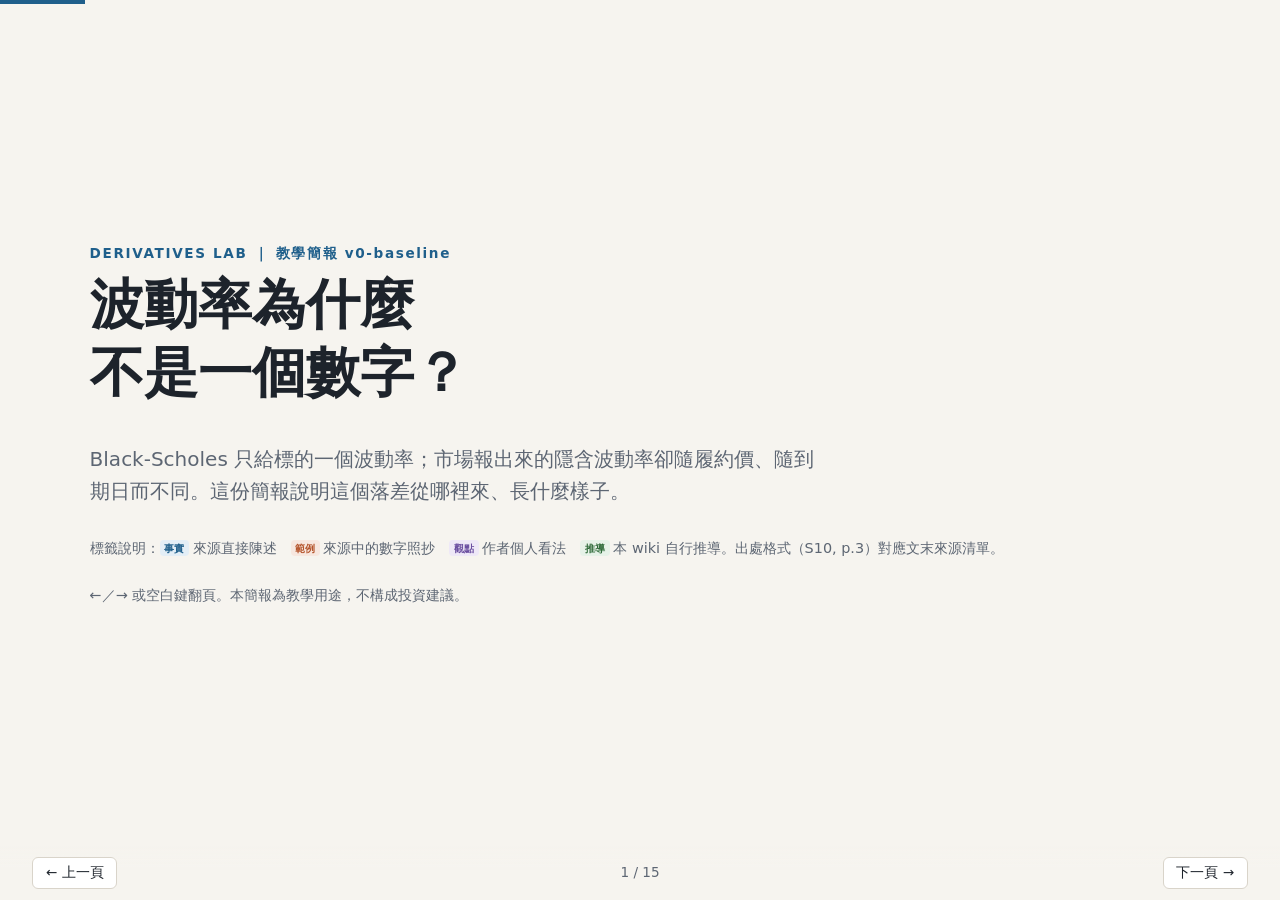
<file: runs/v0-baseline/index.html>
<!doctype html>
<html lang="zh-Hant">
<head>
<meta charset="utf-8">
<meta name="viewport" content="width=device-width, initial-scale=1">
<title>波動率為什麼不是一個數字？</title>
<style>
  :root {
    --bg: #f6f4ef;
    --card: #ffffff;
    --ink: #1d232b;
    --muted: #5d6673;
    --line: #d9d4ca;
    --accent: #1f5f8b;
    --accent-soft: #e3eef6;
    --warm: #b4532a;
    --warm-soft: #f7e7df;
    --opinion: #6b4fa0;
    --opinion-soft: #eee8f7;
  }
  * { box-sizing: border-box; }
  html, body { margin: 0; height: 100%; }
  body {
    background: var(--bg);
    color: var(--ink);
    font-family: "Noto Sans TC", "PingFang TC", "Microsoft JhengHei", system-ui, sans-serif;
    line-height: 1.6;
    overflow: hidden;
  }
  .deck { position: relative; width: 100vw; height: 100vh; }
  .slide {
    position: absolute; inset: 0;
    display: none;
    padding: 5vh 7vw 9vh;
    overflow-y: auto;
  }
  .slide.active { display: flex; flex-direction: column; }
  .kicker {
    font-size: 0.85rem; letter-spacing: .12em; color: var(--accent);
    font-weight: 700; margin-bottom: .4rem;
  }
  h1 { font-size: clamp(2rem, 4.6vw, 3.4rem); line-height: 1.25; margin: 0 0 1rem; }
  h2 { font-size: clamp(1.4rem, 2.8vw, 2.1rem); line-height: 1.3; margin: 0 0 1.2rem; }
  p, li { font-size: clamp(1rem, 1.55vw, 1.2rem); }
  ul { padding-left: 1.2em; margin: .2rem 0; }
  li { margin: .45rem 0; }
  .cite { color: var(--muted); font-size: .8em; white-space: nowrap; }
  .tag {
    display: inline-block; font-size: .72em; font-weight: 700;
    padding: 0 .45em; border-radius: 4px; margin-right: .35em; vertical-align: .1em;
  }
  .tag.fact { background: var(--accent-soft); color: var(--accent); }
  .tag.ex { background: var(--warm-soft); color: var(--warm); }
  .tag.op { background: var(--opinion-soft); color: var(--opinion); }
  .tag.dv { background: #e6f2e8; color: #2f6b3a; }
  .cols { display: grid; grid-template-columns: 1fr 1fr; gap: 3vw; align-items: start; flex: 1; }
  .cols.wide-right { grid-template-columns: 1fr 1.3fr; }
  .card {
    background: var(--card); border: 1px solid var(--line); border-radius: 10px;
    padding: 1.1rem 1.3rem;
  }
  .card h3 { margin: 0 0 .5rem; font-size: 1.05rem; color: var(--accent); }
  .big-q {
    font-size: clamp(1.3rem, 2.4vw, 1.8rem); font-weight: 700;
    border-left: 5px solid var(--warm); padding-left: 1rem; margin: 1rem 0;
  }
  blockquote {
    margin: .8rem 0; padding: .6rem 1rem; border-left: 4px solid var(--opinion);
    background: var(--opinion-soft); font-style: italic; border-radius: 0 6px 6px 0;
  }
  blockquote .cite { font-style: normal; }
  .flow { display: flex; align-items: center; gap: .8rem; flex-wrap: wrap; margin: 1rem 0; }
  .flow .box {
    background: var(--card); border: 1.5px solid var(--accent); border-radius: 8px;
    padding: .6rem 1rem; font-weight: 600; text-align: center;
  }
  .flow .box.hi { background: var(--accent); color: #fff; }
  .flow .arrow { font-size: 1.5rem; color: var(--muted); }
  .formula {
    font-family: "Cambria Math", "Times New Roman", serif; font-size: 1.15rem;
    background: var(--card); border: 1px dashed var(--line); padding: .6rem 1rem; border-radius: 6px;
    display: inline-block;
  }
  .note { color: var(--muted); font-size: .9rem; margin-top: .6rem; }
  .badge {
    display: inline-block; background: var(--warm); color: #fff; font-size: .78rem;
    padding: .1rem .55rem; border-radius: 999px; font-weight: 700;
  }
  svg text { font-family: inherit; }
  .chart-wrap { background: var(--card); border: 1px solid var(--line); border-radius: 10px; padding: .8rem; }
  .chart-wrap svg { width: 100%; height: auto; display: block; }
  .ctrl { display: flex; align-items: center; gap: .8rem; margin-top: .5rem; font-size: .95rem; }
  .ctrl input { flex: 1; }
  table.mini { border-collapse: collapse; width: 100%; font-size: .98rem; }
  table.mini th, table.mini td { border-bottom: 1px solid var(--line); padding: .45rem .5rem; text-align: left; }
  table.mini th { color: var(--muted); font-weight: 600; }
  .num { font-variant-numeric: tabular-nums; }
  .title-slide { justify-content: center; }
  .title-slide .sub { font-size: 1.25rem; color: var(--muted); max-width: 46rem; }
  .three { display: grid; grid-template-columns: repeat(3, 1fr); gap: 1.2rem; margin-top: 1rem; }
  .three .card .n { font-size: 2rem; font-weight: 800; color: var(--warm); line-height: 1; }
  footer.nav {
    position: fixed; left: 0; right: 0; bottom: 0; height: 6vh; min-height: 40px;
    display: flex; align-items: center; justify-content: space-between;
    padding: 0 2rem; font-size: .85rem; color: var(--muted);
    background: linear-gradient(transparent, var(--bg) 40%);
  }
  footer.nav button {
    background: var(--card); border: 1px solid var(--line); border-radius: 6px;
    padding: .25rem .8rem; cursor: pointer; font: inherit; color: var(--ink);
  }
  .progress { position: fixed; top: 0; left: 0; height: 4px; background: var(--accent); transition: width .25s; }
  @media (max-width: 760px) {
    body { overflow: auto; }
    .cols, .cols.wide-right, .three { grid-template-columns: 1fr; }
    .slide { padding: 4vh 16px 10vh; }
  }
  @media print {
    body { overflow: visible; }
    .slide { display: flex !important; position: relative; page-break-after: always; height: 100vh; }
    footer.nav, .progress { display: none; }
  }
</style>
</head>
<body>
<div class="progress" id="progress"></div>
<div class="deck" id="deck">

<!-- 1 -->
<section class="slide title-slide">
  <div class="kicker">DERIVATIVES LAB ｜ 教學簡報 v0-baseline</div>
  <h1>波動率為什麼<br>不是一個數字？</h1>
  <p class="sub">Black-Scholes 只給標的一個波動率；市場報出來的隱含波動率卻隨履約價、隨到期日而不同。這份簡報說明這個落差從哪裡來、長什麼樣子。</p>
  <p class="note">標籤說明：<span class="tag fact">事實</span>來源直接陳述　<span class="tag ex">範例</span>來源中的數字照抄　<span class="tag op">觀點</span>作者個人看法　<span class="tag dv">推導</span>本 wiki 自行推導。出處格式（S10, p.3）對應文末來源清單。</p>
  <p class="note">←／→ 或空白鍵翻頁。本簡報為教學用途，不構成投資建議。</p>
</section>

<!-- 2 -->
<section class="slide">
  <div class="kicker">01 ｜ 出發點</div>
  <h2>Black-Scholes 模型裡，波動率只有一個</h2>
  <div class="cols">
    <div>
      <p>模型用五個輸入算出歐式選擇權的理論價格：</p>
      <div class="flow">
        <div class="box">S 現價</div><div class="box">K 履約價</div><div class="box">T 到期時間</div><div class="box">r 利率</div><div class="box hi">σ 波動率</div>
      </div>
      <p class="formula">C = S·N(d₁) − K·e<sup>−rT</sup>·N(d₂)</p>
      <p class="note">F03，Black-Scholes call 價格（S12, p.19）</p>
      <p>S13 把 σ 以外的輸入稱為「已知參數」<span class="cite">（S13, p.18）</span>。</p>
    </div>
    <div class="card">
      <h3>模型的關鍵假設</h3>
      <ul>
        <li><span class="tag fact">事實</span>標的走理想化的連續布朗運動，<b>任何時候都只有一個固定的波動率</b>。<span class="cite">（S10, p.5）</span></li>
        <li><span class="tag fact">事實</span>在所有時間、所有價位都給標的同一個對數常態波動率。<span class="cite">（S10, p.3）</span></li>
        <li><span class="tag fact">事實</span>股價在任何時間、任何價位都以固定的局部波動率做對數常態演變。<span class="cite">（S11, p.1）</span></li>
      </ul>
    </div>
  </div>
</section>

<!-- 3 -->
<section class="slide">
  <div class="kicker">02 ｜ 隱含波動率</div>
  <h2>市場怎麼「看到」波動率？從價格反推</h2>
  <div class="flow">
    <div class="box">選擇權市價</div><div class="arrow">→</div>
    <div class="box">代入 BS 公式<br><small>（S, K, T, r 已知）</small></div><div class="arrow">→</div>
    <div class="box hi">讓公式 = 市價的那個 σ<br><small>隱含波動率</small></div>
  </div>
  <div class="cols">
    <ul>
      <li><span class="tag fact">事實</span>交易員報市價時，用的是「讓 Black-Scholes 公式算出的價值等於市價」的那個波動率，稱為隱含波動率（implied volatility）。<span class="cite">（S11, p.2）</span></li>
      <li><span class="tag fact">事實</span>本質上，隱含波動率是一種<b>報價的方式</b>。<span class="cite">（S11, p.2）</span></li>
      <li><span class="tag fact">事實</span>隱含波動率反映市場預期的標的波動率，是所有市場參與者的共識。<span class="cite">（S5, p.16）</span></li>
    </ul>
    <div class="card">
      <h3>和歷史波動率不同</h3>
      <ul>
        <li><span class="tag fact">事實</span>歷史波動率是過去的波動，是統計事實，不是預測。<span class="cite">（S5, p.15）</span></li>
        <li><span class="tag fact">事實</span>標的事後實現的波動率，不一定符合隱含波動率的預測。<span class="cite">（S1, p.27）</span></li>
        <li><span class="tag dv">推導</span>BS 的 vega 恆為正，價格隨 σ 嚴格遞增，所以一個市價只對應一個隱含波動率。<span class="cite">（F07；測試 C3-3）</span></li>
      </ul>
    </div>
  </div>
</section>

<!-- 4 -->
<section class="slide">
  <div class="kicker">03 ｜ 一個可以檢驗的預測</div>
  <h2>如果 Black-Scholes 是對的……</h2>
  <p class="big-q">同一檔股票、同一個到期日，<br>每一個履約價反推出來的隱含波動率都應該一樣。</p>
  <ul>
    <li><span class="tag fact">事實</span>如果 Black-Scholes 完全正確，同一檔股票、同一個到期日，所有履約價的隱含波動率都會相同。<span class="cite">（S13, p.18）</span></li>
    <li><span class="tag fact">事實</span>依照古典理論，隱含波動率應該與履約價、到期日無關；畫成曲面應該是<b>平的</b>。<span class="cite">（S10, p.1）</span></li>
    <li><span class="tag fact">事實</span>古典 Black-Scholes 模型預測的是一片沒有起伏的平台。<span class="cite">（S10, p.3）</span></li>
  </ul>
  <p class="note">下一頁：市場實際上給出的答案。</p>
</section>

<!-- 5 -->
<section class="slide">
  <div class="kicker">04 ｜ 第一個維度：履約價</div>
  <h2>實際上：隱含波動率隨履約價變動——微笑與偏斜</h2>
  <div class="cols wide-right">
    <div>
      <ul>
        <li><span class="tag fact">事實</span>實際上把隱含波動率看成履約價的函數時（「波動率微笑」），它並不是常數。<span class="cite">（S13, p.18）</span></li>
        <li><span class="tag ex">範例</span>S&amp;P 選擇權的隱含波動率，隨履約價不同，大約從 <b>14% 到 24%</b>。<span class="cite">（S10, p.3）</span></li>
        <li><span class="tag fact">事實</span>自 1987 年股災以來，指數選擇權中價外 put 的隱含波動率高於價外 call。<span class="cite">（S11, §Summary）</span></li>
        <li><span class="tag fact">事實</span>隱含波動率隨履約價升高而下降的不對稱，一般稱為 <b>skew（偏斜）</b>；指數的偏斜稱為「負」偏斜。<span class="cite">（S11, p.2；S10, p.3）</span></li>
        <li><span class="tag fact">事實</span>確切的形狀與幅度每天都在變，但不對稱一直存在。<span class="cite">（S11, p.2）</span></li>
      </ul>
    </div>
    <div class="chart-wrap">
      <svg id="smileChart" viewBox="0 0 560 360" role="img" aria-label="單一到期日的隱含波動率微笑（示意參數）"></svg>
      <div class="ctrl">
        <label for="tSlider">到期時間 t</label>
        <input type="range" id="tSlider" min="0.05" max="2" step="0.05" value="0.25">
        <span id="tLabel" class="num">0.25 年</span>
      </div>
      <p class="note"><span class="badge">示意參數</span> 以 SSVI（F12、F13）畫出：σ₀ = 0.20、ρ = −0.7、η = 1.0、γ = 0.5。不是市場數據，不對應任何特定市場或日期。</p>
    </div>
  </div>
</section>

<!-- 6 -->
<section class="slide">
  <div class="kicker">05 ｜ 歷史</div>
  <h2>偏斜不是一直都在：1987 年 10 月是分水嶺</h2>
  <div class="cols">
    <div class="card">
      <h3>股災之前</h3>
      <ul>
        <li><span class="tag fact">事實</span>1987 年 10 月股災之前，指數選擇權的波動率曲面相當平。<span class="cite">（S10, p.1）</span></li>
      </ul>
      <h3 style="margin-top:1rem">股災之後</h3>
      <ul>
        <li><span class="tag fact">事實</span>偏斜在 1987 年 10 月 19 日之前並不存在，之後才在全球各地的指數市場出現。<span class="cite">（S10, p.2）</span></li>
        <li><span class="tag fact">事實</span>Derman 記述，東京的交易員給他看 Nikkei 選擇權：三個月期、低履約價的隱含波動率遠高於高履約價。<span class="cite">（S10, p.2）</span></li>
      </ul>
    </div>
    <div class="card">
      <h3>來源中的實際觀察</h3>
      <ul>
        <li><span class="tag ex">範例</span>1993 年 5 月 5 日的 S&amp;P 500 指數選擇權（到期日固定為 44 天）：隱含波動率隨履約價升高而下降。<span class="cite">（S11, p.2）</span></li>
        <li><span class="tag ex">範例</span>1994 年 1 月 31 日的 S&amp;P 500 三月到期歐式選擇權（47 天）呈現同樣型態。<span class="cite">（S11, §Summary）</span></li>
      </ul>
      <p class="note">來源中的微笑圖沒有附數據表，所以本簡報不重畫這些歷史曲線。</p>
    </div>
  </div>
</section>

<!-- 7 -->
<section class="slide">
  <div class="kicker">06 ｜ 各市場</div>
  <h2>「微笑」的形狀因市場而異</h2>
  <div class="three">
    <div class="card"><h3>股價指數</h3><p>低履約價較高、高履約價較低——<b>負偏斜</b>；波動率與履約價反向變動。<span class="cite">（S10, p.3）</span></p></div>
    <div class="card"><h3>個股</h3><p>通常比指數<b>對稱</b>，更像一個笑容。<span class="cite">（S10, p.4）</span></p></div>
    <div class="card"><h3>外匯</h3><p>可以更對稱，兩種貨幣實力相當時尤其如此。「微笑」這個名稱就來自外匯市場。<span class="cite">（S10, p.4；p.3）</span></p></div>
  </div>
  <div class="three">
    <div class="card"><h3>黃金</h3><p>近年出現過<b>正偏斜</b>。<span class="cite">（S10, p.4）</span></p></div>
    <div class="card" style="grid-column: span 2"><h3>重點</h3><p>同樣叫「波動率」，不同市場、不同履約價給出不同的數字。只用一個 σ，描述不了這些形狀。</p></div>
  </div>
</section>

<!-- 8 -->
<section class="slide">
  <div class="kicker">07 ｜ 成因（觀點）</div>
  <h2>為什麼低履約價比較貴？Derman 的看法</h2>
  <div class="cols">
    <div>
      <p><b>背景事實</b></p>
      <ul>
        <li><span class="tag fact">事實</span>微笑最早是在 1987 年股災之後出現的。<span class="cite">（S10, p.3）</span></li>
        <li><span class="tag fact">事實</span>波動率與股市報酬呈負相關，這一點已有充分的文獻紀錄。<span class="cite">（S2, p.3）</span></li>
        <li><span class="tag fact">事實</span>微笑出現 15 年後，業界對哪個模型才正確仍然<b>沒有共識</b>。<span class="cite">（S10, p.1）</span></li>
      </ul>
    </div>
    <div>
      <p><b>Derman 認為</b>（作者觀點，非已證明的事實）</p>
      <ul>
        <li><span class="tag op">觀點</span>考慮到大盤單日暴跌 20% 以上的可能性，低履約價的 put 應該比高履約價的 call 值錢。<span class="cite">（S10, p.4）</span></li>
        <li><span class="tag op">觀點</span>隱含波動率最高的地方，很可能就是市場變動最會造成震撼的地方；對指數來說是下跌那一側。<span class="cite">（S10, p.4）</span></li>
        <li><span class="tag op">觀點</span>指數向下跳空的傾向大於向上，個股則較對稱，這或許是個股微笑較對稱的原因。<span class="cite">（S10, p.4）</span></li>
      </ul>
      <blockquote>"The smile is a sign of market sophistication." <span class="cite">— Derman（S10, p.5）</span></blockquote>
    </div>
  </div>
</section>

<!-- 9 -->
<section class="slide">
  <div class="kicker">08 ｜ 第二個維度：到期日</div>
  <h2>固定在價平、只改變到期時間：期限結構</h2>
  <div class="cols">
    <div>
      <ul>
        <li><span class="tag fact">事實</span>價平選擇權的隱含波動率隨到期時間的變化，稱為波動率的<b>期限結構</b>（term structure）。<span class="cite">（S11, p.2）</span></li>
        <li><span class="tag ex">範例</span>1993 年 5 月 5 日的 S&amp;P 500 指數選擇權：價平隱含波動率隨到期時間拉長而上升（價平 call 與 put 隱含波動率的平均）。<span class="cite">（S11, p.2）</span></li>
        <li><span class="tag fact">事實</span>S11 把 skew 與期限結構合稱為波動率「smile」。<span class="cite">（S11, p.2）</span></li>
      </ul>
      <p class="note">來源只提供「隨到期時間上升」這一個方向的範例，沒有說明期限結構為什麼有斜率。</p>
    </div>
    <div class="card">
      <h3>連 VIX 都要分兩個到期日算</h3>
      <p><span class="tag fact">事實</span>VIX 目標期限固定為 30 天，計算時選出「近期」與「次近期」兩組到期日，各自算一個變異數，再依 30 天加權平均、開根號、乘以 100。<span class="cite">（S2, p.4；p.6；p.14）</span></p>
      <table class="mini">
        <tr><th>Cboe 假設性範例</th><th>距到期</th><th>變異數</th></tr>
        <tr><td>近期</td><td class="num">24 天</td><td class="num">0.019233906</td></tr>
        <tr><td>次近期</td><td class="num">31 天</td><td class="num">0.019423884</td></tr>
      </table>
      <p class="note"><span class="tag ex">範例</span>兩個到期日算出的變異數不相等（S2, p.9；p.13）。最後 VIX = 100 × 0.13927842 = 13.93（S2, p.14）。</p>
    </div>
  </div>
</section>

<!-- 10 -->
<section class="slide">
  <div class="kicker">09 ｜ 兩個維度合起來</div>
  <h2>波動率曲面：高度是履約價與到期日的函數</h2>
  <div class="cols wide-right">
    <div>
      <ul>
        <li><span class="tag fact">事實</span>各個到期日都有類似但不完全相同的偏斜，所以業界開始說「隱含波動率曲面」。<span class="cite">（S10, p.3）</span></li>
        <li><span class="tag fact">事實</span>曲面會隨時間改變；形狀大致固定，但細節每一刻、每一天都在變。<span class="cite">（S10, p.1；p.3）</span></li>
        <li><span class="tag fact">事實</span>曲面可以看成一組切片（slice），每個到期日一條。<span class="cite">（S4, p.2；p.9）</span></li>
      </ul>
      <p class="formula">w(k, t) = σ<sub>BS</sub>²(k, t) · t，　k = ln(K / F<sub>t</sub>)</p>
      <p class="note">F10：總隱含變異數與 log-strike（S4, p.2）</p>
    </div>
    <div class="chart-wrap">
      <svg id="surfaceChart" viewBox="0 0 560 360" role="img" aria-label="多個到期日的隱含波動率切片（示意參數）"></svg>
      <p class="note"><span class="badge">示意參數</span> SSVI，參數同前頁。這組參數讓價平隱含波動率固定在 20%（價平期限結構是平的），所以差異只出現在價外：到期越短，偏斜越陡。</p>
    </div>
  </div>
</section>

<!-- 11 -->
<section class="slide">
  <div class="kicker">10 ｜ 曲面的限制</div>
  <h2>不是任何形狀都可以：曲面必須沒有套利</h2>
  <div class="cols">
    <div>
      <ul>
        <li><span class="tag fact">事實</span>沒有靜態套利的曲面，必須沒有<b>日曆價差套利</b>，而且每個切片都沒有<b>蝶式套利</b>。<span class="cite">（S4, p.3）</span></li>
        <li><span class="tag fact">事實</span>SVI 微笑有可能含有套利；對 raw SVI，很難找到能排除套利的精確參數條件。<span class="cite">（S4, p.1；p.5）</span></li>
        <li><span class="tag fact">事實</span>SSVI 是一類有封閉形式、可以保證沒有靜態套利的曲面。<span class="cite">（S4, p.24）</span></li>
      </ul>
    </div>
    <div class="card">
      <h3>本簡報示意曲面的檢查</h3>
      <p><span class="tag fact">事實</span>採用 F13 的 φ 時，只要 η(1 + |ρ|) ≤ 2，整張曲面就完全沒有靜態套利。<span class="cite">（S4, p.17）</span></p>
      <p class="formula">η(1 + |ρ|) = 1.0 × (1 + 0.7) = 1.7 ≤ 2</p>
      <p class="note">σ₀ 固定，θ<sub>t</sub> = σ₀²t 隨 t 遞增，符合 ∂<sub>t</sub>θ<sub>t</sub> ≥ 0 的要求（S4, p.16）。</p>
    </div>
  </div>
</section>

<!-- 12 -->
<section class="slide">
  <div class="kicker">11 ｜ 那 σ 到底是什麼？</div>
  <h2>隱含波動率是一種報價慣例，不是標的的「那個」波動率</h2>
  <div class="cols">
    <div>
      <ul>
        <li><span class="tag fact">事實</span>從 call 報價反推出來的分布，實際上並不完全是對數常態：<b>尾部太肥</b>。BS 的主要假設只是近似正確。<span class="cite">（S13, p.18）</span></li>
        <li><span class="tag fact">事實</span>每天的波動幅度並不固定，價格也可能大幅跳動。<span class="cite">（S13, p.19）</span></li>
        <li><span class="tag fact">事實</span>因為 BS 無法解釋微笑，交易部門開始改用更複雜的模型來評價與避險。<span class="cite">（S10, p.1）</span></li>
        <li><span class="tag fact">事實</span>估計隱含波動率的方法不只一種，不同方法可能得到不同的估計值。<span class="cite">（S1, p.27）</span></li>
      </ul>
    </div>
    <div>
      <ul>
        <li><span class="tag op">觀點</span>Derman 認為，應該把 BS 隱含波動率看成一種略嫌簡化的報價慣例。<span class="cite">（S10, p.5）</span></li>
        <li><span class="tag op">觀點</span>Derman 與 Kani 認為，用 BS 等價波動率報價或許方便，但用 BS 公式計算選擇權價格很可能是不正確的。<span class="cite">（S11, p.3）</span></li>
      </ul>
      <blockquote>"All financial models are wrong, or at best hold only for a little while…" <span class="cite">— Derman（S10, p.13）</span></blockquote>
    </div>
  </div>
</section>

<!-- 13 -->
<section class="slide">
  <div class="kicker">12 ｜ 常見誤解</div>
  <h2>誤解：隱含波動率高，代表市場看漲（或看跌）</h2>
  <div class="cols">
    <ul>
      <li><span class="tag fact">事實</span>其他定價因素不變時，隱含波動率上升，<b>call 和 put 的價格都會上升</b>。<span class="cite">（S5, p.17）</span></li>
      <li><span class="tag fact">事實</span>Call 和 put 的 vega 都是正的。<span class="cite">（S5, p.18）</span></li>
      <li><span class="tag fact">事實</span>隱含波動率反映的是市場預期的標的「波動」程度。<span class="cite">（S5, p.16）</span></li>
      <li><span class="tag fact">事實</span>波動類指數歷史上傾向和參考指數反向變動，但不一定成立；參考指數上漲時，它也可能同時上升。<span class="cite">（S1, p.26）</span></li>
    </ul>
    <div class="card">
      <h3>所以</h3>
      <p>隱含波動率本身不指出方向，只反映預期的波動幅度。而且如前幾頁所見，「隱含波動率高」還要先問：<b>哪一個履約價？哪一個到期日？</b></p>
      <p class="note">本頁為教學說明，不構成投資建議。</p>
    </div>
  </div>
</section>

<!-- 14 -->
<section class="slide">
  <div class="kicker">13 ｜ 總結</div>
  <h2>波動率為什麼不是一個數字？</h2>
  <div class="three">
    <div class="card"><div class="n">1</div><h3>模型只有一個 σ</h3><p>Black-Scholes 假設標的在所有時間、所有價位只有一個固定波動率。</p></div>
    <div class="card"><div class="n">2</div><h3>市場給出一整張曲面</h3><p>從市價反推的隱含波動率隨履約價（微笑／偏斜）與到期日（期限結構）而變，而且每天在動。</p></div>
    <div class="card"><div class="n">3</div><h3>σ 是報價語言</h3><p>隱含波動率是把價格翻成 BS 的單位；曲面的形狀，正是單一 σ 模型沒抓到的部分。曲面也必須滿足無套利條件。</p></div>
  </div>
  <p class="note" style="margin-top:1.4rem">成因仍無定論：Derman 認為與股災、跳空與對下跌的恐懼有關，但業界對正確模型沒有共識（S10, p.1）。</p>
</section>

<!-- 15 -->
<section class="slide">
  <div class="kicker">來源</div>
  <h2>引用來源</h2>
  <table class="mini">
    <tr><th>ID</th><th>來源</th></tr>
    <tr><td>S1</td><td>OCC, <i>Characteristics and Risks of Standardized Options</i>（June 2024）</td></tr>
    <tr><td>S2</td><td>Cboe, <i>Cboe Volatility Index — Methodology</i>（Version 6.0, 2026）</td></tr>
    <tr><td>S4</td><td>Gatheral &amp; Jacquier, <i>Arbitrage-free SVI volatility surfaces</i>（arXiv:1204.0646v4, 2013）</td></tr>
    <tr><td>S5</td><td>OCC／OIC, <i>Making More Informed Decisions: Understanding Greeks</i>（2023）</td></tr>
    <tr><td>S10</td><td>Derman, <i>Laughter in the Dark — The Problem of the Volatility Smile</i>（2003）</td></tr>
    <tr><td>S11</td><td>Derman &amp; Kani, <i>The Volatility Smile and Its Implied Tree</i>（1994）</td></tr>
    <tr><td>S12</td><td>MIT OCW 18.S096 Lecture 19, Strela, <i>Black-Scholes Formula &amp; Risk-neutral Valuation</i>（Fall 2013）</td></tr>
    <tr><td>S13</td><td>MIT OCW 18.440 Lecture 36, Sheffield, <i>Risk Neutral Probability and Black-Scholes</i>（Spring 2014）</td></tr>
  </table>
  <p class="note">內容取自本專案 <code>wiki/</code>（concepts：implied-volatility、volatility-smile-skew、why-skew-exists、volatility-term-structure、volatility-surface、svi-parameterization、no-arbitrage-surface、bs-assumptions-limitations、black-scholes-model、vega；risks：common-misconceptions）。圖表依 wiki 已核准的 SSVI 示意參數於瀏覽器中即時計算，不是市場數據。</p>
</section>

</div>

<footer class="nav">
  <button id="prev" aria-label="上一頁">← 上一頁</button>
  <span id="counter"></span>
  <button id="next" aria-label="下一頁">下一頁 →</button>
</footer>

<script>
// ---------- SSVI（F12 + F13），示意參數（wiki/concepts/svi-parameterization.md 已核准） ----------
const P = { sigma0: 0.20, rho: -0.7, eta: 1.0, gamma: 0.5 };
const theta = t => P.sigma0 * P.sigma0 * t;                                   // θ_t = σ0² t
const phi = th => P.eta / (Math.pow(th, P.gamma) * Math.pow(1 + th, 1 - P.gamma)); // F13
function w(k, t) {                                                             // F12
  const th = theta(t), f = phi(th);
  return th / 2 * (1 + P.rho * f * k + Math.sqrt((f * k + P.rho) ** 2 + 1 - P.rho ** 2));
}
const ivol = (k, t) => Math.sqrt(w(k, t) / t);                                 // F10: σ = sqrt(w/t)

// ---------- 繪圖工具 ----------
const NS = "http://www.w3.org/2000/svg";
function el(tag, attrs, parent, text) {
  const e = document.createElementNS(NS, tag);
  for (const a in attrs) e.setAttribute(a, attrs[a]);
  if (text !== undefined) e.textContent = text;
  if (parent) parent.appendChild(e);
  return e;
}
const css = n => getComputedStyle(document.documentElement).getPropertyValue(n).trim();

const X0 = 0.7, X1 = 1.3, Y0 = 0.10, Y1 = 0.60;   // 軸：K/F 與隱含波動率
const M = { l: 58, r: 20, t: 18, b: 48 }, W = 560, H = 360;
const sx = x => M.l + (x - X0) / (X1 - X0) * (W - M.l - M.r);
const sy = y => H - M.b - (Math.min(Math.max(y, Y0), Y1) - Y0) / (Y1 - Y0) * (H - M.t - M.b);

function axes(svg) {
  svg.innerHTML = "";
  const g = el("g", {}, svg);
  for (let y = 0.10; y <= 0.601; y += 0.10) {
    el("line", { x1: M.l, x2: W - M.r, y1: sy(y), y2: sy(y), stroke: css("--line"), "stroke-width": 1 }, g);
    el("text", { x: M.l - 8, y: sy(y) + 4, "text-anchor": "end", "font-size": 12, fill: css("--muted") }, g, Math.round(y * 100) + "%");
  }
  for (let x = 0.7; x <= 1.301; x += 0.1) {
    el("text", { x: sx(x), y: H - M.b + 18, "text-anchor": "middle", "font-size": 12, fill: css("--muted") }, g, x.toFixed(1));
  }
  el("line", { x1: sx(1), x2: sx(1), y1: M.t, y2: H - M.b, stroke: css("--muted"), "stroke-dasharray": "4 4" }, g);
  el("text", { x: sx(1) + 6, y: M.t + 12, "font-size": 11, fill: css("--muted") }, g, "價平");
  el("text", { x: (M.l + W - M.r) / 2, y: H - 8, "text-anchor": "middle", "font-size": 13, fill: css("--ink") }, g, "履約價 / 遠期價格（K/F）");
  el("text", { x: 14, y: (M.t + H - M.b) / 2, "text-anchor": "middle", "font-size": 13, fill: css("--ink"),
    transform: `rotate(-90 14 ${(M.t + H - M.b) / 2})` }, g, "隱含波動率");
  return g;
}
function curvePath(t) {
  let d = "";
  for (let i = 0; i <= 120; i++) {
    const x = X0 + (X1 - X0) * i / 120, k = Math.log(x);
    d += (i ? "L" : "M") + sx(x).toFixed(1) + "," + sy(ivol(k, t)).toFixed(1);
  }
  return d;
}

// 第 5 頁：單一切片 + BS 平線 + 滑桿
function drawSmile(t) {
  const svg = document.getElementById("smileChart");
  axes(svg);
  el("line", { x1: sx(X0), x2: sx(X1), y1: sy(P.sigma0), y2: sy(P.sigma0), stroke: css("--muted"), "stroke-width": 2, "stroke-dasharray": "7 5" }, svg);
  el("text", { x: sx(1.29), y: sy(P.sigma0) - 8, "text-anchor": "end", "font-size": 12, fill: css("--muted") }, svg, "Black-Scholes 預測：一條水平線");
  el("path", { d: curvePath(t), fill: "none", stroke: css("--warm"), "stroke-width": 3 }, svg);
  el("text", { x: sx(0.72), y: sy(ivol(Math.log(0.72), t)) - 10, "font-size": 12, fill: css("--warm") }, svg, "市場型態：負偏斜");
  document.getElementById("tLabel").textContent = t.toFixed(2) + " 年";
}
const slider = document.getElementById("tSlider");
slider.addEventListener("input", () => drawSmile(parseFloat(slider.value)));

// 第 10 頁：多個到期日
function drawSurface() {
  const svg = document.getElementById("surfaceChart");
  axes(svg);
  const Ts = [0.1, 0.25, 0.5, 1, 2];
  const shades = ["#b4532a", "#c97a3e", "#8f8a4a", "#3f7f8f", "#1f5f8b"];
  Ts.forEach((t, i) => {
    el("path", { d: curvePath(t), fill: "none", stroke: shades[i], "stroke-width": 2.5 }, svg);
    const lx = W - M.r - 120, ly = M.t + 14 + i * 18;
    el("line", { x1: lx, x2: lx + 22, y1: ly - 4, y2: ly - 4, stroke: shades[i], "stroke-width": 3 }, svg);
    el("text", { x: lx + 28, y: ly, "font-size": 12, fill: css("--ink") }, svg, "t = " + t + " 年");
  });
}

// ---------- 翻頁 ----------
const slides = [...document.querySelectorAll(".slide")];
let cur = 0;
function show(i) {
  cur = Math.max(0, Math.min(slides.length - 1, i));
  slides.forEach((s, j) => s.classList.toggle("active", j === cur));
  document.getElementById("counter").textContent = (cur + 1) + " / " + slides.length;
  document.getElementById("progress").style.width = ((cur + 1) / slides.length * 100) + "%";
  try { history.replaceState(null, "", "#" + (cur + 1)); } catch (e) {}
}
document.getElementById("prev").onclick = () => show(cur - 1);
document.getElementById("next").onclick = () => show(cur + 1);
document.addEventListener("keydown", e => {
  if (e.target.tagName === "INPUT") return;
  if (["ArrowRight", "PageDown", " "].includes(e.key)) { e.preventDefault(); show(cur + 1); }
  if (["ArrowLeft", "PageUp"].includes(e.key)) { e.preventDefault(); show(cur - 1); }
  if (e.key === "Home") show(0);
  if (e.key === "End") show(slides.length - 1);
});

drawSmile(parseFloat(slider.value));
drawSurface();
show((parseInt(location.hash.slice(1), 10) || 1) - 1);
</script>
</body>
</html>
</file>
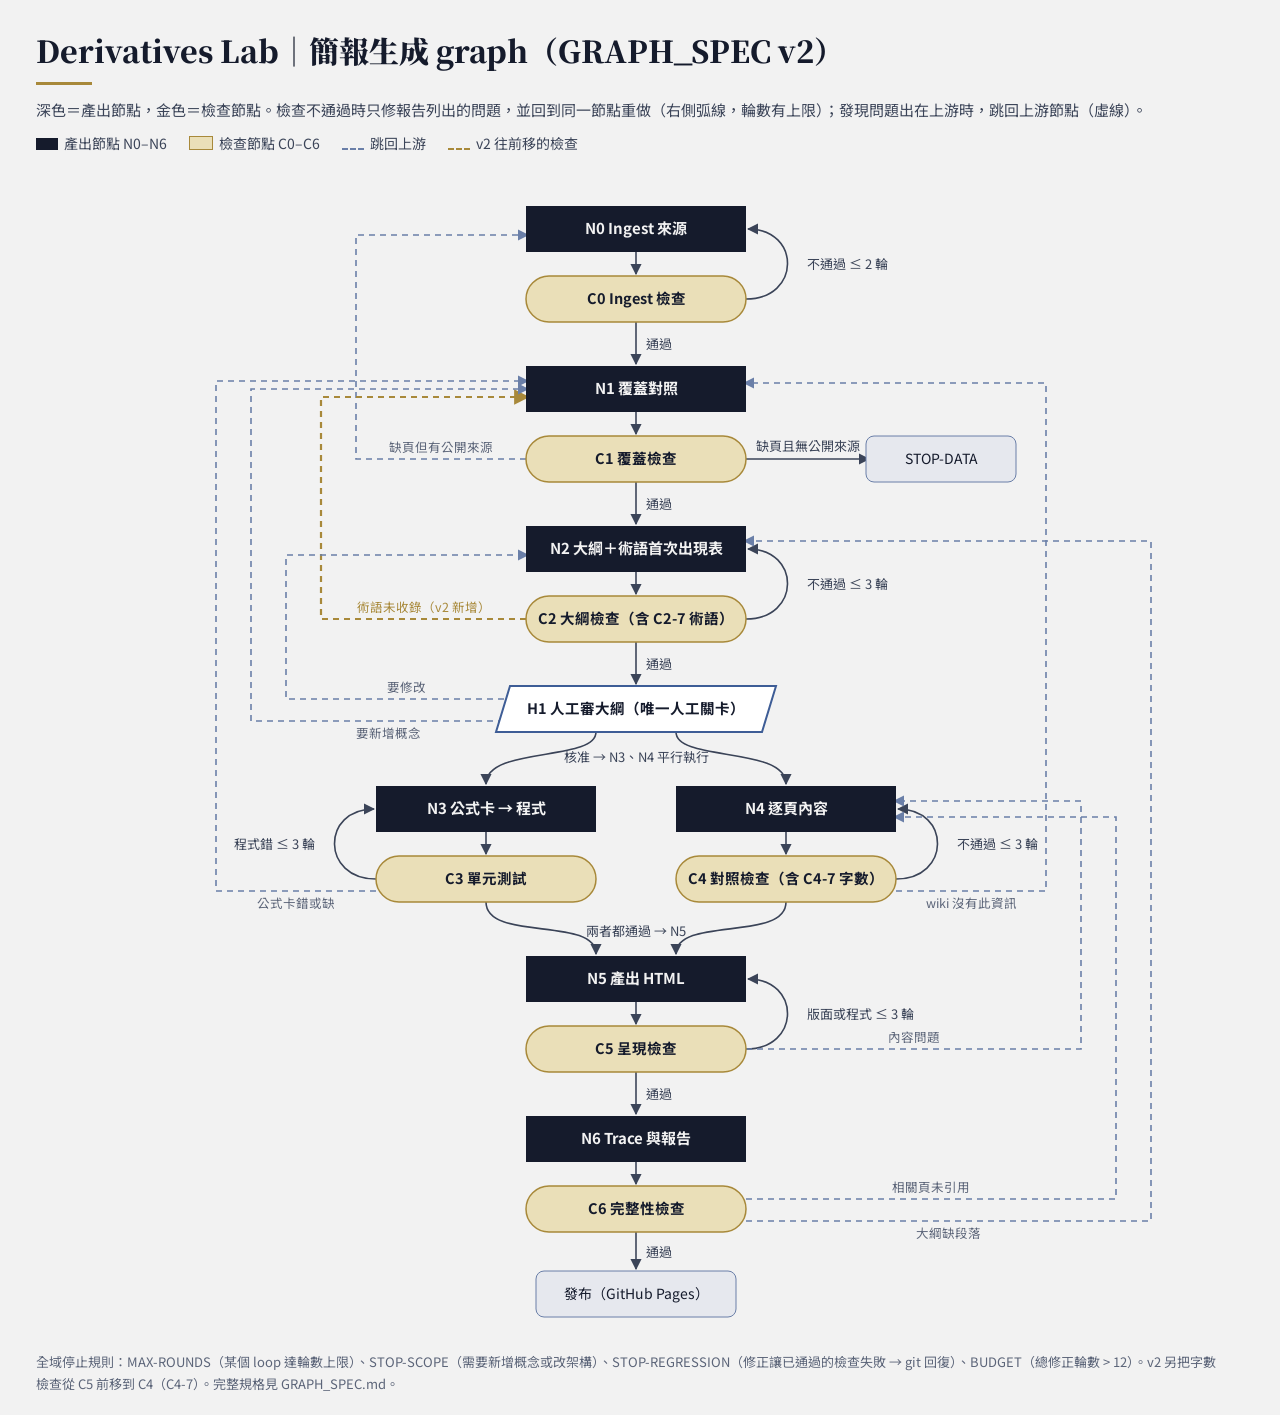
<file: docs/graph.html>
<!doctype html>
<html lang="zh-Hant"><head><meta charset="utf-8"><title>Derivatives Lab｜簡報生成 graph</title>
<link href="https://fonts.googleapis.com/css2?family=Noto+Sans+TC:wght@400;700&family=Noto+Serif+TC:wght@900&display=swap" rel="stylesheet">
<style>
body { margin:0; background:#F2F2F2; color:#151B2C; font-family:"Noto Sans TC",sans-serif; }
.wrap { width:1180px; padding:28px 36px 20px; }
h1 { font-family:"Noto Serif TC",serif; font-weight:900; font-size:30px; margin:0; }
h1::after { content:""; display:block; width:56px; height:3px; background:#A8893A; margin-top:10px; }
p { color:#3B4458; font-size:15px; line-height:1.7; margin:12px 0 0; }
.lg { display:flex; gap:22px; font-size:14px; color:#3B4458; margin:10px 0 6px; flex-wrap:wrap; }
.lg i { display:inline-block; width:22px; height:12px; margin-right:6px; vertical-align:-1px; }
.note { font-size:13px; color:#5C6579; }
</style></head><body><div class="wrap">
<h1>Derivatives Lab｜簡報生成 graph（GRAPH_SPEC v2）</h1>
<p>深色＝產出節點，金色＝檢查節點。檢查不通過時只修報告列出的問題，並回到同一節點重做（右側弧線，輪數有上限）；發現問題出在上游時，跳回上游節點（虛線）。</p>
<div class="lg"><span><i style="background:#151B2C"></i>產出節點 N0–N6</span><span><i style="background:#EADFB8;border:1.5px solid #A8893A"></i>檢查節點 C0–C6</span>
<span><i style="border-top:2px dashed #6A7FA8;height:0"></i>跳回上游</span><span><i style="border-top:2.5px dashed #A8893A;height:0"></i>v2 往前移的檢查</span></div>
<svg xmlns="http://www.w3.org/2000/svg" viewBox="0 0 1180 1175" width="1180" height="1175" font-family="Noto Sans TC, sans-serif" role="img" aria-label="GRAPH_SPEC v2 的簡報生成流程圖">
<defs>
<marker id="as" viewBox="0 0 10 10" refX="9" refY="5" markerWidth="7" markerHeight="7" orient="auto"><path d="M0 0 L10 5 L0 10z" fill="#3B4458"/></marker>
<marker id="ad" viewBox="0 0 10 10" refX="9" refY="5" markerWidth="7" markerHeight="7" orient="auto"><path d="M0 0 L10 5 L0 10z" fill="#6A7FA8"/></marker>
<marker id="ag" viewBox="0 0 10 10" refX="9" refY="5" markerWidth="7" markerHeight="7" orient="auto"><path d="M0 0 L10 5 L0 10z" fill="#A8893A"/></marker>
</defs>
<path d="M600 93.0 L600 115.0" fill="none" stroke="#3B4458" stroke-width="1.6" marker-end="url(#as)"/>
<path d="M600 163.0 L600 205.0" fill="none" stroke="#3B4458" stroke-width="1.6" marker-end="url(#as)"/>
<path d="M600 253.0 L600 275.0" fill="none" stroke="#3B4458" stroke-width="1.6" marker-end="url(#as)"/>
<path d="M600 323.0 L600 365.0" fill="none" stroke="#3B4458" stroke-width="1.6" marker-end="url(#as)"/>
<path d="M600 413.0 L600 435.0" fill="none" stroke="#3B4458" stroke-width="1.6" marker-end="url(#as)"/>
<path d="M600 483.0 L600 525.0" fill="none" stroke="#3B4458" stroke-width="1.6" marker-end="url(#as)"/>
<path d="M450 673.0 L450 695.0" fill="none" stroke="#3B4458" stroke-width="1.6" marker-end="url(#as)"/>
<path d="M750 673.0 L750 695.0" fill="none" stroke="#3B4458" stroke-width="1.6" marker-end="url(#as)"/>
<path d="M600 843.0 L600 865.0" fill="none" stroke="#3B4458" stroke-width="1.6" marker-end="url(#as)"/>
<path d="M600 913.0 L600 955.0" fill="none" stroke="#3B4458" stroke-width="1.6" marker-end="url(#as)"/>
<path d="M600 1003.0 L600 1025.0" fill="none" stroke="#3B4458" stroke-width="1.6" marker-end="url(#as)"/>
<path d="M600 1073.0 L600 1110.0" fill="none" stroke="#3B4458" stroke-width="1.6" marker-end="url(#as)"/>
<text x="610" y="190.0" font-size="13" fill="#3B4458" text-anchor="start" font-weight="400">通過</text>
<text x="610" y="350.0" font-size="13" fill="#3B4458" text-anchor="start" font-weight="400">通過</text>
<text x="610" y="510.0" font-size="13" fill="#3B4458" text-anchor="start" font-weight="400">通過</text>
<text x="610" y="940.0" font-size="13" fill="#3B4458" text-anchor="start" font-weight="400">通過</text>
<text x="610" y="1097.5" font-size="13" fill="#3B4458" text-anchor="start" font-weight="400">通過</text>
<path d="M560 573.0 C 560 603.0, 450 587.0, 450 625.0" fill="none" stroke="#3B4458" stroke-width="1.6" marker-end="url(#as)"/>
<path d="M640 573.0 C 640 603.0, 750 587.0, 750 625.0" fill="none" stroke="#3B4458" stroke-width="1.6" marker-end="url(#as)"/>
<text x="600" y="603.0" font-size="13" fill="#3B4458" text-anchor="middle" font-weight="400">核准 → N3、N4 平行執行</text>
<path d="M450 743.0 C 450 783.0, 560 757.0, 560 795.0" fill="none" stroke="#3B4458" stroke-width="1.6" marker-end="url(#as)"/>
<path d="M750 743.0 C 750 783.0, 640 757.0, 640 795.0" fill="none" stroke="#3B4458" stroke-width="1.6" marker-end="url(#as)"/>
<text x="600" y="777.0" font-size="13" fill="#3B4458" text-anchor="middle" font-weight="400">兩者都通過 → N5</text>
<path d="M710.0 300 L833 300" fill="none" stroke="#3B4458" stroke-width="1.6" marker-end="url(#as)"/>
<text x="771.5" y="292" font-size="13" fill="#3B4458" text-anchor="middle" font-weight="400">缺頁且無公開來源</text>
<path d="M710.0 140 C 765.0 140, 765.0 70, 712.0 70" fill="none" stroke="#3B4458" stroke-width="1.6" marker-end="url(#as)"/>
<text x="771.0" y="110.0" font-size="13" fill="#3B4458" text-anchor="start" font-weight="400">不通過 ≤ 2 輪</text>
<path d="M710.0 460 C 765.0 460, 765.0 390, 712.0 390" fill="none" stroke="#3B4458" stroke-width="1.6" marker-end="url(#as)"/>
<text x="771.0" y="430.0" font-size="13" fill="#3B4458" text-anchor="start" font-weight="400">不通過 ≤ 3 輪</text>
<path d="M340.0 720 C 285.0 720, 285.0 650, 338.0 650" fill="none" stroke="#3B4458" stroke-width="1.6" marker-end="url(#as)"/>
<text x="279.0" y="690.0" font-size="13" fill="#3B4458" text-anchor="end" font-weight="400">程式錯 ≤ 3 輪</text>
<path d="M860.0 720 C 915.0 720, 915.0 650, 862.0 650" fill="none" stroke="#3B4458" stroke-width="1.6" marker-end="url(#as)"/>
<text x="921.0" y="690.0" font-size="13" fill="#3B4458" text-anchor="start" font-weight="400">不通過 ≤ 3 輪</text>
<path d="M710.0 890 C 765.0 890, 765.0 820, 712.0 820" fill="none" stroke="#3B4458" stroke-width="1.6" marker-end="url(#as)"/>
<text x="771.0" y="860.0" font-size="13" fill="#3B4458" text-anchor="start" font-weight="400">版面或程式 ≤ 3 輪</text>
<path d="M490.0 300 L320 300 L320 76 L492.0 76" fill="none" stroke="#6A7FA8" stroke-width="1.6" stroke-dasharray="6 5" marker-end="url(#ad)"/>
<text x="405.0" y="293" font-size="12.5" fill="#5C6579" text-anchor="middle" font-weight="400">缺頁但有公開來源</text>
<path d="M490.0 460 L285 460 L285 238 L492.0 238" fill="none" stroke="#A8893A" stroke-width="2.2" stroke-dasharray="6 5" marker-end="url(#ag)"/>
<text x="387.5" y="453" font-size="12.5" fill="#A8893A" text-anchor="middle" font-weight="400">術語未收錄（v2 新增）</text>
<path d="M490.0 540 L250 540 L250 396 L492.0 396" fill="none" stroke="#6A7FA8" stroke-width="1.6" stroke-dasharray="6 5" marker-end="url(#ad)"/>
<text x="370.0" y="533" font-size="12.5" fill="#5C6579" text-anchor="middle" font-weight="400">要修改</text>
<path d="M490.0 562 L215 562 L215 230 L492.0 230" fill="none" stroke="#6A7FA8" stroke-width="1.6" stroke-dasharray="6 5" marker-end="url(#ad)"/>
<text x="352.5" y="579" font-size="12.5" fill="#5C6579" text-anchor="middle" font-weight="400">要新增概念</text>
<path d="M340.0 732 L180 732 L180 222 L492.0 222" fill="none" stroke="#6A7FA8" stroke-width="1.6" stroke-dasharray="6 5" marker-end="url(#ad)"/>
<text x="260.0" y="749" font-size="12.5" fill="#5C6579" text-anchor="middle" font-weight="400">公式卡錯或缺</text>
<path d="M860.0 732 L1010 732 L1010 224 L708.0 224" fill="none" stroke="#6A7FA8" stroke-width="1.6" stroke-dasharray="6 5" marker-end="url(#ad)"/>
<text x="935.0" y="749" font-size="12.5" fill="#5C6579" text-anchor="middle" font-weight="400">wiki 沒有此資訊</text>
<path d="M710.0 890 L1045 890 L1045 642 L858.0 642" fill="none" stroke="#6A7FA8" stroke-width="1.6" stroke-dasharray="6 5" marker-end="url(#ad)"/>
<text x="877.5" y="883" font-size="12.5" fill="#5C6579" text-anchor="middle" font-weight="400">內容問題</text>
<path d="M710.0 1040 L1080 1040 L1080 658 L858.0 658" fill="none" stroke="#6A7FA8" stroke-width="1.6" stroke-dasharray="6 5" marker-end="url(#ad)"/>
<text x="895.0" y="1033" font-size="12.5" fill="#5C6579" text-anchor="middle" font-weight="400">相關頁未引用</text>
<path d="M710.0 1062 L1115 1062 L1115 382 L708.0 382" fill="none" stroke="#6A7FA8" stroke-width="1.6" stroke-dasharray="6 5" marker-end="url(#ad)"/>
<text x="912.5" y="1079" font-size="12.5" fill="#5C6579" text-anchor="middle" font-weight="400">大綱缺段落</text>
<rect x="490.0" y="47.0" width="220" height="46" fill="#151B2C"/>
<text x="600" y="75" font-size="15" fill="#F2F2F2" text-anchor="middle" font-weight="700">N0 Ingest 來源</text>
<rect x="490.0" y="117.0" width="220" height="46" rx="23" fill="#EADFB8" stroke="#A8893A" stroke-width="1.5"/>
<text x="600" y="145" font-size="14.5" fill="#151B2C" text-anchor="middle" font-weight="700">C0 Ingest 檢查</text>
<rect x="490.0" y="207.0" width="220" height="46" fill="#151B2C"/>
<text x="600" y="235" font-size="15" fill="#F2F2F2" text-anchor="middle" font-weight="700">N1 覆蓋對照</text>
<rect x="490.0" y="277.0" width="220" height="46" rx="23" fill="#EADFB8" stroke="#A8893A" stroke-width="1.5"/>
<text x="600" y="305" font-size="14.5" fill="#151B2C" text-anchor="middle" font-weight="700">C1 覆蓋檢查</text>
<rect x="490.0" y="367.0" width="220" height="46" fill="#151B2C"/>
<text x="600" y="395" font-size="15" fill="#F2F2F2" text-anchor="middle" font-weight="700">N2 大綱＋術語首次出現表</text>
<rect x="490.0" y="437.0" width="220" height="46" rx="23" fill="#EADFB8" stroke="#A8893A" stroke-width="1.5"/>
<text x="600" y="465" font-size="14.5" fill="#151B2C" text-anchor="middle" font-weight="700">C2 大綱檢查（含 C2-7 術語）</text>
<polygon points="474.0,527.0 740.0,527.0 726.0,573.0 460.0,573.0" fill="#FFFFFF" stroke="#3E5D96" stroke-width="2"/>
<text x="600" y="555" font-size="14.5" fill="#151B2C" text-anchor="middle" font-weight="700">H1 人工審大綱（唯一人工關卡）</text>
<rect x="340.0" y="627.0" width="220" height="46" fill="#151B2C"/>
<text x="450" y="655" font-size="15" fill="#F2F2F2" text-anchor="middle" font-weight="700">N3 公式卡 → 程式</text>
<rect x="340.0" y="697.0" width="220" height="46" rx="23" fill="#EADFB8" stroke="#A8893A" stroke-width="1.5"/>
<text x="450" y="725" font-size="14.5" fill="#151B2C" text-anchor="middle" font-weight="700">C3 單元測試</text>
<rect x="640.0" y="627.0" width="220" height="46" fill="#151B2C"/>
<text x="750" y="655" font-size="15" fill="#F2F2F2" text-anchor="middle" font-weight="700">N4 逐頁內容</text>
<rect x="640.0" y="697.0" width="220" height="46" rx="23" fill="#EADFB8" stroke="#A8893A" stroke-width="1.5"/>
<text x="750" y="725" font-size="14.5" fill="#151B2C" text-anchor="middle" font-weight="700">C4 對照檢查（含 C4-7 字數）</text>
<rect x="490.0" y="797.0" width="220" height="46" fill="#151B2C"/>
<text x="600" y="825" font-size="15" fill="#F2F2F2" text-anchor="middle" font-weight="700">N5 產出 HTML</text>
<rect x="490.0" y="867.0" width="220" height="46" rx="23" fill="#EADFB8" stroke="#A8893A" stroke-width="1.5"/>
<text x="600" y="895" font-size="14.5" fill="#151B2C" text-anchor="middle" font-weight="700">C5 呈現檢查</text>
<rect x="490.0" y="957.0" width="220" height="46" fill="#151B2C"/>
<text x="600" y="985" font-size="15" fill="#F2F2F2" text-anchor="middle" font-weight="700">N6 Trace 與報告</text>
<rect x="490.0" y="1027.0" width="220" height="46" rx="23" fill="#EADFB8" stroke="#A8893A" stroke-width="1.5"/>
<text x="600" y="1055" font-size="14.5" fill="#151B2C" text-anchor="middle" font-weight="700">C6 完整性檢查</text>
<rect x="500.0" y="1112.0" width="200" height="46" rx="8" fill="#E6E8EE" stroke="#6A7FA8"/>
<text x="600" y="1140" font-size="14" fill="#151B2C" text-anchor="middle" font-weight="400">發布（GitHub Pages）</text>
<rect x="830.0" y="277.0" width="150" height="46" rx="8" fill="#E6E8EE" stroke="#6A7FA8"/>
<text x="905" y="305" font-size="14" fill="#151B2C" text-anchor="middle" font-weight="400">STOP-DATA</text>
</svg>
<p class="note">全域停止規則：MAX-ROUNDS（某個 loop 達輪數上限）、STOP-SCOPE（需要新增概念或改架構）、STOP-REGRESSION（修正讓已通過的檢查失敗 → git 回復）、BUDGET（總修正輪數 &gt; 12）。v2 另把字數檢查從 C5 前移到 C4（C4-7）。完整規格見 GRAPH_SPEC.md。</p>
</div></body></html>
</file>
